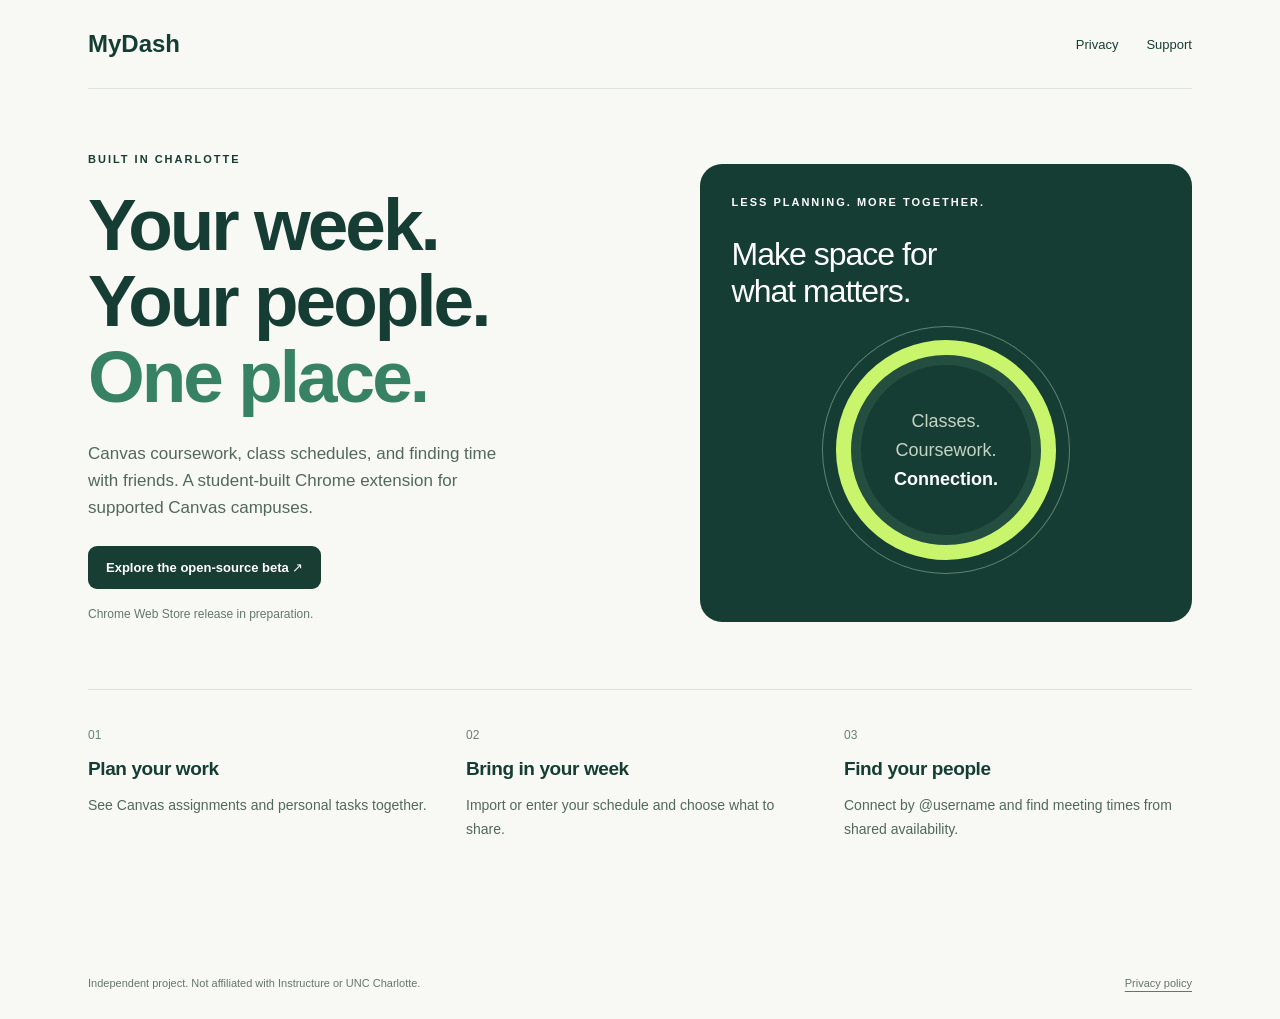
<file: docs/index.html>
<!doctype html><html lang="en"><head><meta charset="utf-8"><meta name="viewport" content="width=device-width,initial-scale=1"><title>MyDash — Less planning. More together.</title><link rel="stylesheet" href="welcome.css"></head><body><main><header><a class="brand" href="index.html">MyDash</a><nav><a href="privacy.html">Privacy</a><a href="mailto:lalithuriti@gmail.com">Support</a></nav></header><section class="hero"><div><p class="eyebrow">BUILT IN CHARLOTTE</p><h1>Your week.<br>Your people.<br><em>One place.</em></h1><p class="intro">Canvas coursework, class schedules, and finding time with friends. A student-built Chrome extension for supported Canvas campuses.</p><div class="actions"><a class="primary" href="https://github.com/lalithu/MyDash">Explore the open-source beta ↗</a></div><p class="small">Chrome Web Store release in preparation.</p></div><aside><p class="eyebrow">LESS PLANNING. MORE TOGETHER.</p><div class="preview-title">Make space for<br>what matters.</div><div class="visual"><div class="ring"><span>Classes.<br>Coursework.<br><b>Connection.</b></span></div></div></aside></section><section class="steps"><article><span class="number">01</span><h2>Plan your work</h2><p>See Canvas assignments and personal tasks together.</p></article><article><span class="number">02</span><h2>Bring in your week</h2><p>Import or enter your schedule and choose what to share.</p></article><article><span class="number">03</span><h2>Find your people</h2><p>Connect by @username and find meeting times from shared availability.</p></article></section><footer><span>Independent project. Not affiliated with Instructure or UNC Charlotte.</span><a href="privacy.html">Privacy policy</a></footer></main></body></html>
</file>
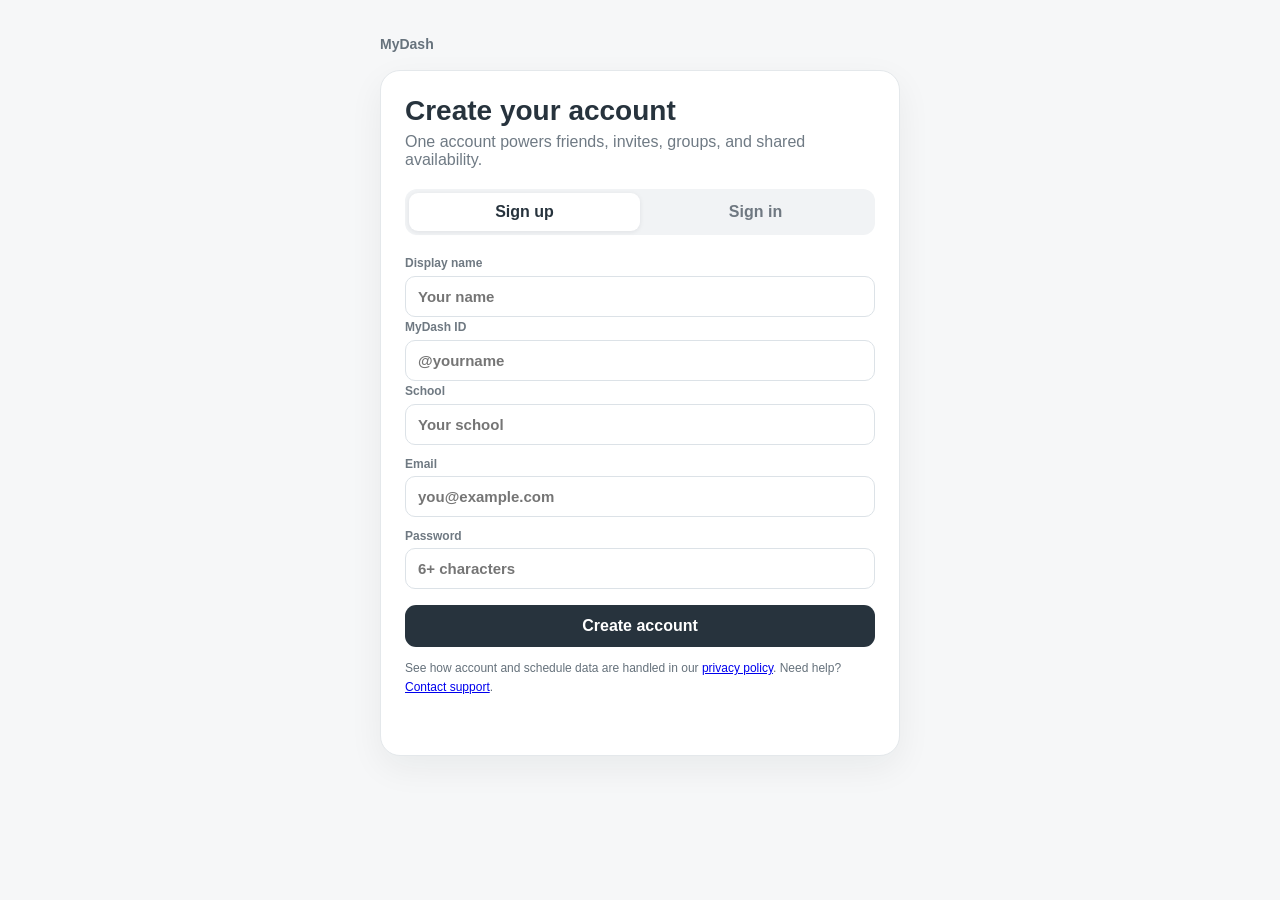
<file: auth.html>
<!doctype html>
<html lang="en"><head><meta charset="UTF-8"><meta name="viewport" content="width=device-width,initial-scale=1"><title>MyDash Account</title><style>
:root{font-family:Inter,-apple-system,BlinkMacSystemFont,"Segoe UI",sans-serif;color:#27333d;background:#f6f7f8}*{box-sizing:border-box}body{margin:0;padding:36px 18px}.wrap{max-width:520px;margin:0 auto}.brand{font-size:14px;font-weight:800;color:#66727c;margin-bottom:18px}.card{background:#fff;border:1px solid #e4e8eb;border-radius:20px;padding:24px;box-shadow:0 12px 35px rgba(20,30,40,.06)}h1{font-size:28px;margin:0 0 6px}.sub{color:#6f7a84;margin-bottom:20px}.tabs{display:grid;grid-template-columns:1fr 1fr;background:#f1f3f5;border-radius:12px;padding:4px;margin-bottom:18px}.tab{border:0;background:transparent;padding:10px;border-radius:9px;font:inherit;font-weight:800;color:#6f7881;cursor:pointer}.tab.active{background:#fff;color:#27333d;box-shadow:0 1px 5px rgba(20,30,40,.08)}form{display:grid;gap:12px}label{font-size:12px;font-weight:800;color:#6f7982}input{width:100%;margin-top:5px;border:1px solid #dce2e7;border-radius:10px;padding:11px 12px;font:inherit;font-size:15px}.btn{border:0;border-radius:11px;padding:12px 16px;background:#27333d;color:#fff;font:inherit;font-weight:800;cursor:pointer;margin-top:4px}.btn:disabled{opacity:.55}.status{margin-top:14px;font-size:13px;color:#65717b;min-height:20px}.status.err{color:#a23d3d}.status.ok{color:#2f7d52}.hidden{display:none}</style></head>
<body><div class="wrap"><div class="brand">MyDash</div><div class="card"><h1 id="title">Create your account</h1><div class="sub">One account powers friends, invites, groups, and shared availability.</div><div class="tabs"><button id="signup-tab" class="tab active" type="button">Sign up</button><button id="signin-tab" class="tab" type="button">Sign in</button></div>
<form id="auth-form"><div id="profile-fields"><label>Display name<input id="display-name" autocomplete="name" placeholder="Your name"></label><label>MyDash ID<input id="username" autocomplete="username" placeholder="@yourname"></label><label>School<input id="school" placeholder="Your school"></label></div><label>Email<input id="email" type="email" autocomplete="email" required placeholder="you@example.com"></label><label>Password<input id="password" type="password" autocomplete="current-password" minlength="6" required placeholder="6+ characters"></label><button id="submit" class="btn" type="submit">Create account</button></form><p style="font-size:12px;color:#65717b;line-height:1.6">See how account and schedule data are handled in our <a href="privacy.html">privacy policy</a>. Need help? <a href="mailto:lalithuriti@gmail.com">Contact support</a>.</p><button id="signout" type="button" class="btn hidden">Sign out on this device</button><div id="status" class="status" role="status" aria-live="polite"></div></div></div><script src="supabase-config.js"></script><script src="auth.bundle.js"></script></body></html>
</file>
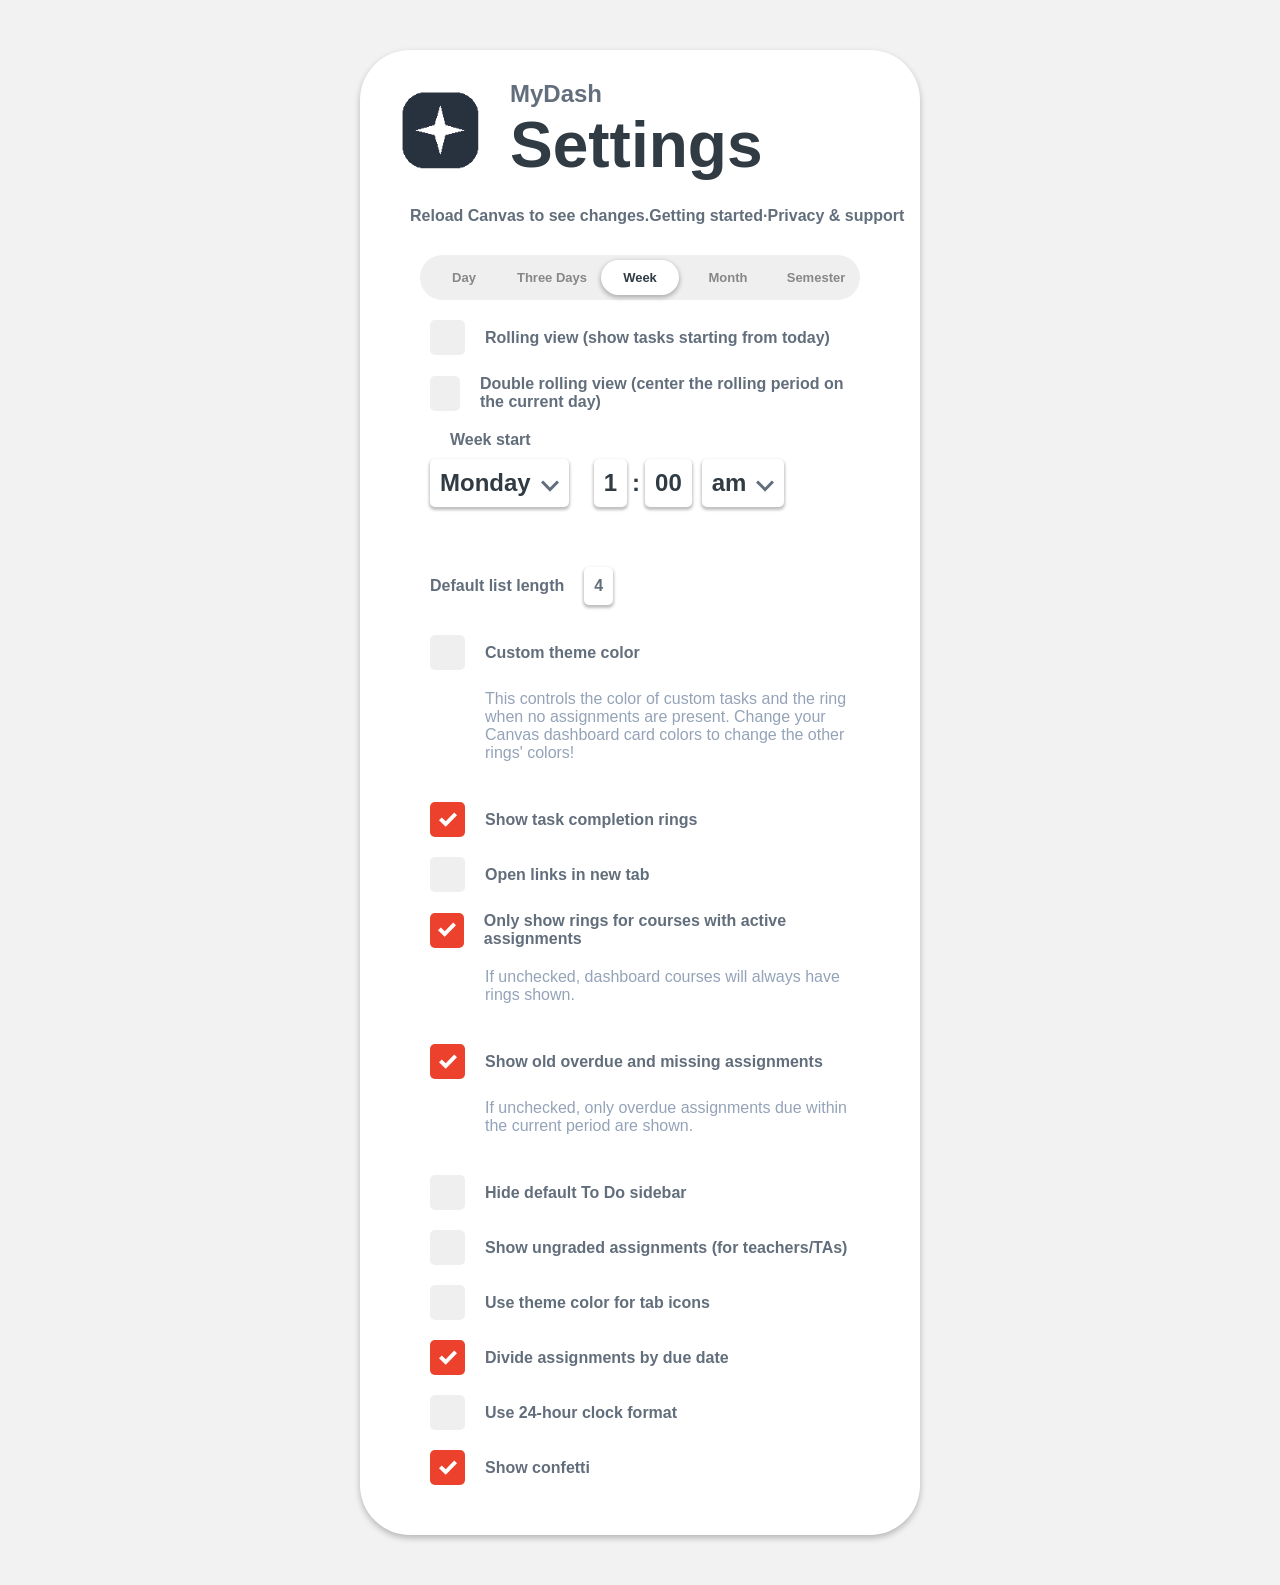
<file: options.html>
<!doctype html><html lang="en"><head><meta charset="UTF-8"/><meta name="viewport" content="width=device-width,initial-scale=1"><title>MyDash Settings</title><script defer="defer" src="/options.bundle.js"></script></head><body><div id="app-container"><div id="header"><img src="/icon-128.png" id="logo" alt="MyDash"/><div><h5>MyDash</h5><h1>Settings</h1></div></div><div id="footer" class="label">Reload Canvas to see changes. <a href="welcome.html">Getting started</a> · <a href="privacy.html">Privacy &amp; support</a></div><div id="content"><div id="period-selector"><div id="day" class="period-option">Day</div><div id="three_day" class="period-option">Three Days</div><div id="week" class="period-option selected-period">Week</div><div id="month" class="period-option">Month</div><div id="semester" class="period-option">Semester</div></div><div class="label"><div class="checkbox" id="rolling-period"><svg xmlns="http://www.w3.org/2000/svg" width="18" height="18" class="check" viewBox="0 0 24 24"><path d="M20.285 2l-11.285 11.567-5.286-5.011-3.714 3.716 9 8.728 15-15.285z"/></svg></div>Rolling view (show tasks starting from today)</div><div class="label" id="double-rolling-label"><div class="checkbox" id="double-rolling-period"><svg xmlns="http://www.w3.org/2000/svg" width="18" height="18" class="check" viewBox="0 0 24 24"><path d="M20.285 2l-11.285 11.567-5.286-5.011-3.714 3.716 9 8.728 15-15.285z"/></svg></div>Double rolling view (center the rolling period on the current day)</div><div id="semester-start-selector" class="hidden"><div class="label" id="semester-start-label">Semester Start</div><div><input id="semester-start-input" type="date"/></div><div class="label" id="semester-end-label">Semester End</div><div><input id="semester-end-input" type="date"/></div></div><div id="semester-end-selector" class="hidden"></div><div id="start-selector" class="show"><div class="label" id="start-label">Week start</div><div id="start-input"><div class="dropdown" id="weekday-dropdown"><div class="dropdown-selected" id="weekday-selected">Monday <svg xmlns="http://www.w3.org/2000/svg" width="20" height="20" viewBox="0 0 24 24" class="arrow"><path d="M0 7.33l2.829-2.83 9.175 9.339 9.167-9.339 2.829 2.83-11.996 12.17z"/></svg></div><div class="dropdown-options hidden" id="weekdays-options"></div></div><div class="dropdown" id="hours-dropdown"><div class="dropdown-selected" id="hours-selected">1</div><div class="dropdown-options hidden" id="hours-options"></div></div>:<div class="dropdown" id="minutes-dropdown"><div class="dropdown-selected" id="minutes-selected">00</div><div class="dropdown-options hidden" id="minutes-options"></div></div><div class="dropdown" id="ampm-dropdown"><div class="dropdown-selected" id="ampm-selected">am <svg xmlns="http://www.w3.org/2000/svg" width="20" height="20" viewBox="0 0 24 24" class="arrow"><path d="M0 7.33l2.829-2.83 9.175 9.339 9.167-9.339 2.829 2.83-11.996 12.17z"/></svg></div><div class="dropdown-options hidden" id="ampm-options"></div></div></div></div><div id="color-options" class="label hide"><input type="color" id="color-choice" name="color-choice" class="checkbox" value="#ec412d"/> <label for="color-choice">Theme Color</label></div><div id="boolean-options"><div class="label" id="list-length-label">Default list length<div class="dropdown" id="list-length-dropdown"><div class="dropdown-selected" id="list-length-selected">4</div><div class="dropdown-options hidden" id="list-length-options"></div></div></div><div class="label"><div class="checkbox" id="custom-theme-color"><svg xmlns="http://www.w3.org/2000/svg" width="18" height="18" class="check" viewBox="0 0 24 24"><path d="M20.285 2l-11.285 11.567-5.286-5.011-3.714 3.716 9 8.728 15-15.285z"/></svg></div>Custom theme color</div><div class="label-description">This controls the color of custom tasks and the ring when no assignments are present. Change your Canvas dashboard card colors to change the other rings' colors!</div><div class="label"><div class="checkbox checked" id="show-rings"><svg xmlns="http://www.w3.org/2000/svg" width="18" height="18" class="check" viewBox="0 0 24 24"><path d="M20.285 2l-11.285 11.567-5.286-5.011-3.714 3.716 9 8.728 15-15.285z"/></svg></div>Show task completion rings</div><div class="label"><div class="checkbox" id="new-tab-task"><svg xmlns="http://www.w3.org/2000/svg" width="18" height="18" class="check" viewBox="0 0 24 24"><path d="M20.285 2l-11.285 11.567-5.286-5.011-3.714 3.716 9 8.728 15-15.285z"/></svg></div>Open links in new tab</div><div class="label"><div class="checkbox checked" id="active-rings"><svg xmlns="http://www.w3.org/2000/svg" width="18" height="18" class="check" viewBox="0 0 24 24"><path d="M20.285 2l-11.285 11.567-5.286-5.011-3.714 3.716 9 8.728 15-15.285z"/></svg></div>Only show rings for courses with active assignments</div><div class="label-description">If unchecked, dashboard courses will always have rings shown.</div><div class="label"><div class="checkbox checked" id="long-overdue"><svg xmlns="http://www.w3.org/2000/svg" width="18" height="18" class="check" viewBox="0 0 24 24"><path d="M20.285 2l-11.285 11.567-5.286-5.011-3.714 3.716 9 8.728 15-15.285z"/></svg></div>Show old overdue and missing assignments</div><div class="label-description">If unchecked, only overdue assignments due within the current period are shown.</div><div class="label"><div class="checkbox" id="default-sidebar"><svg xmlns="http://www.w3.org/2000/svg" width="18" height="18" class="check" viewBox="0 0 24 24"><path d="M20.285 2l-11.285 11.567-5.286-5.011-3.714 3.716 9 8.728 15-15.285z"/></svg></div>Hide default To Do sidebar</div><div class="label"><div class="checkbox" id="show-needs-grading"><svg xmlns="http://www.w3.org/2000/svg" width="18" height="18" class="check" viewBox="0 0 24 24"><path d="M20.285 2l-11.285 11.567-5.286-5.011-3.714 3.716 9 8.728 15-15.285z"/></svg></div>Show ungraded assignments (for teachers/TAs)</div><div class="label"><div class="checkbox" id="color-tabs"><svg xmlns="http://www.w3.org/2000/svg" width="18" height="18" class="check" viewBox="0 0 24 24"><path d="M20.285 2l-11.285 11.567-5.286-5.011-3.714 3.716 9 8.728 15-15.285z"/></svg></div>Use theme color for tab icons</div><div class="label"><div class="checkbox checked" id="due-date-headings"><svg xmlns="http://www.w3.org/2000/svg" width="18" height="18" class="check" viewBox="0 0 24 24"><path d="M20.285 2l-11.285 11.567-5.286-5.011-3.714 3.716 9 8.728 15-15.285z"/></svg></div>Divide assignments by due date</div><div class="label"><div class="checkbox" id="clock-24hr"><svg xmlns="http://www.w3.org/2000/svg" width="18" height="18" class="check" viewBox="0 0 24 24"><path d="M20.285 2l-11.285 11.567-5.286-5.011-3.714 3.716 9 8.728 15-15.285z"/></svg></div>Use 24-hour clock format</div><div class="label"><div class="checkbox checked" id="show-confetti"><svg xmlns="http://www.w3.org/2000/svg" width="18" height="18" class="check" viewBox="0 0 24 24"><path d="M20.285 2l-11.285 11.567-5.286-5.011-3.714 3.716 9 8.728 15-15.285z"/></svg></div>Show confetti</div></div></div></div></body></html>
</file>
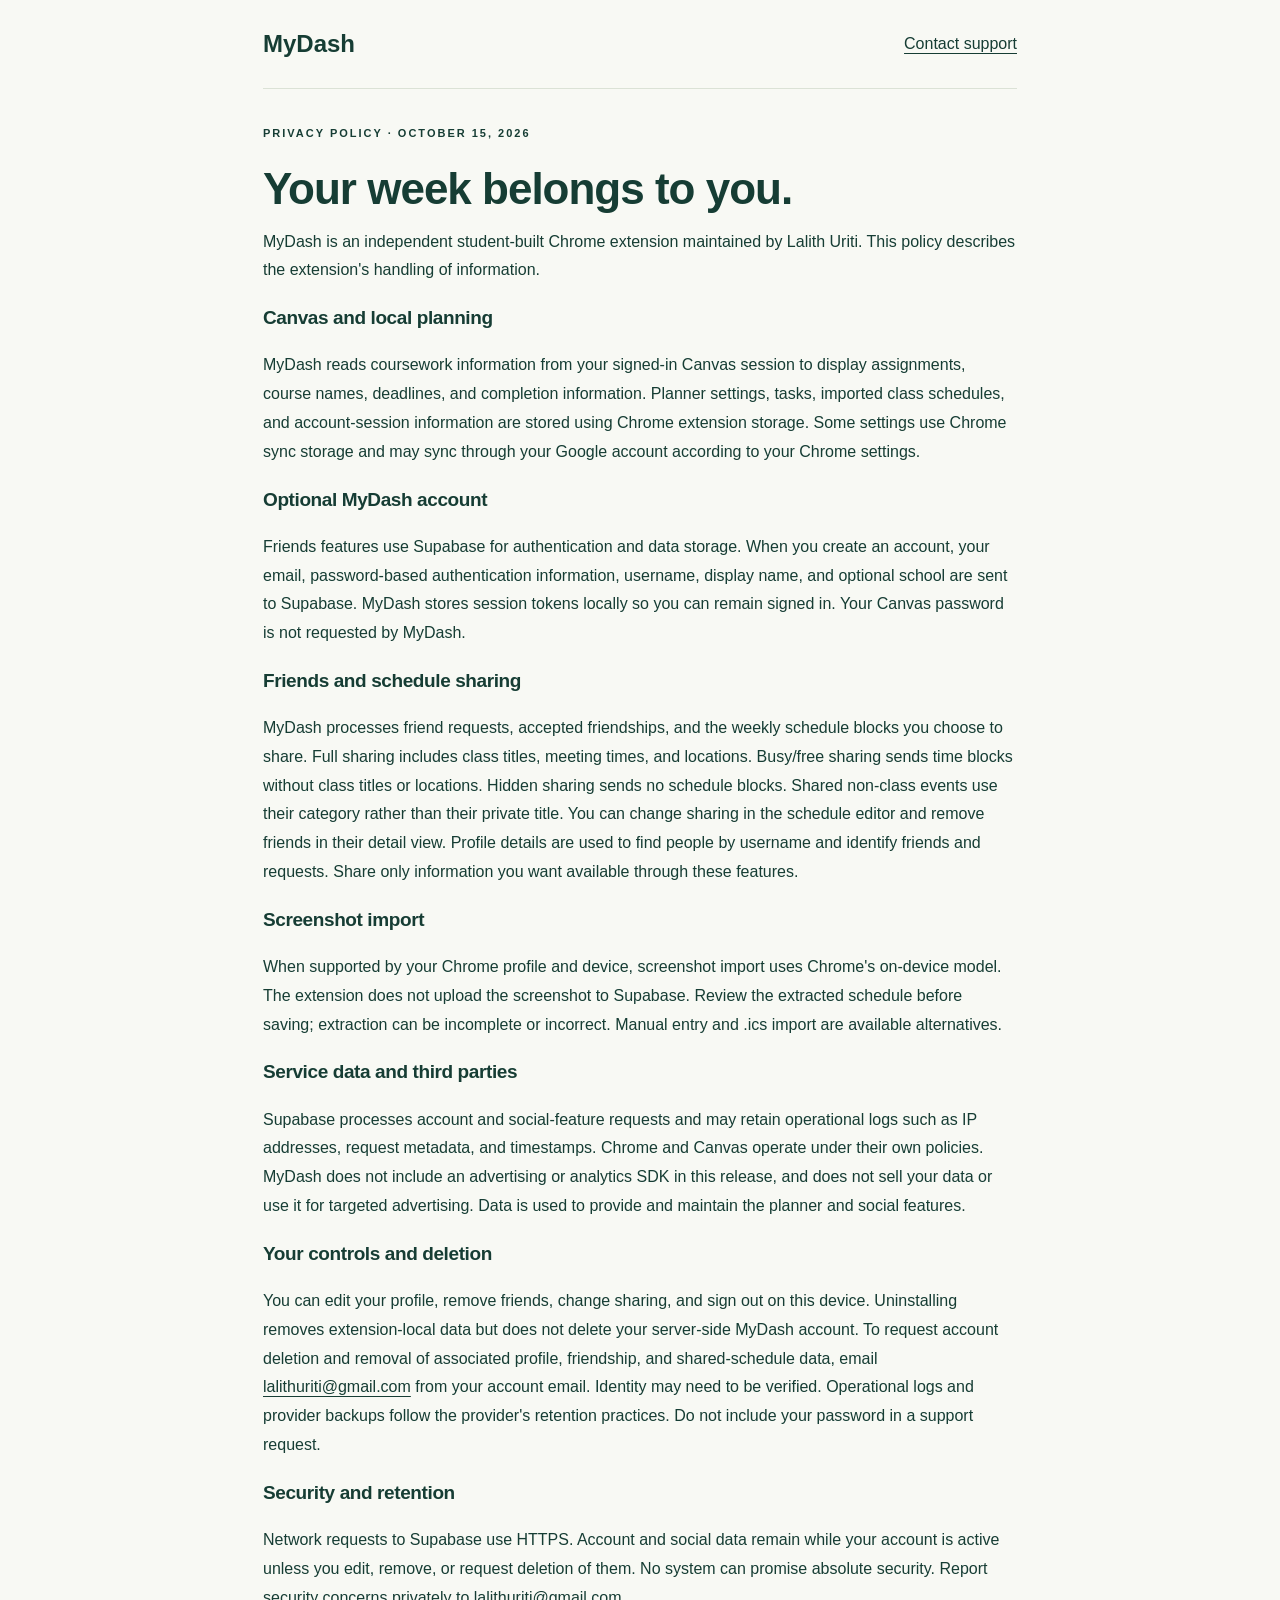
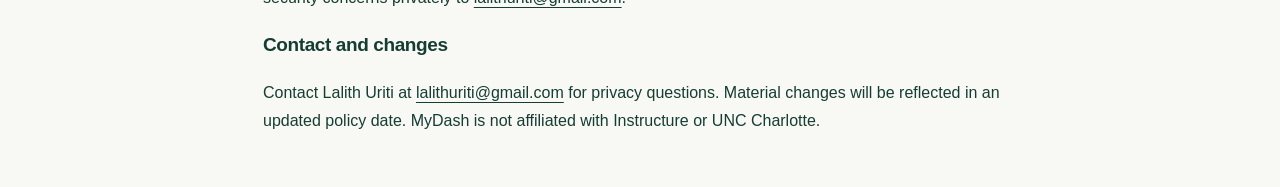
<file: privacy.html>
<!doctype html><html lang="en"><head><meta charset="utf-8"><meta name="viewport" content="width=device-width,initial-scale=1"><title>MyDash Privacy Policy</title><link rel="stylesheet" href="welcome.css"></head><body><main style="max-width:850px"><header><a class="brand" href="welcome.html">MyDash</a><a href="mailto:lalithuriti@gmail.com">Contact support</a></header><article style="padding:35px 0;line-height:1.8"><p class="eyebrow">PRIVACY POLICY · OCTOBER 15, 2026</p><h1 style="font-size:44px;letter-spacing:-1px">Your week belongs to you.</h1><p>MyDash is an independent student-built Chrome extension maintained by Lalith Uriti. This policy describes the extension's handling of information.</p><h2>Canvas and local planning</h2><p>MyDash reads coursework information from your signed-in Canvas session to display assignments, course names, deadlines, and completion information. Planner settings, tasks, imported class schedules, and account-session information are stored using Chrome extension storage. Some settings use Chrome sync storage and may sync through your Google account according to your Chrome settings.</p><h2>Optional MyDash account</h2><p>Friends features use Supabase for authentication and data storage. When you create an account, your email, password-based authentication information, username, display name, and optional school are sent to Supabase. MyDash stores session tokens locally so you can remain signed in. Your Canvas password is not requested by MyDash.</p><h2>Friends and schedule sharing</h2><p>MyDash processes friend requests, accepted friendships, and the weekly schedule blocks you choose to share. Full sharing includes class titles, meeting times, and locations. Busy/free sharing sends time blocks without class titles or locations. Hidden sharing sends no schedule blocks. Shared non-class events use their category rather than their private title. You can change sharing in the schedule editor and remove friends in their detail view. Profile details are used to find people by username and identify friends and requests. Share only information you want available through these features.</p><h2>Screenshot import</h2><p>When supported by your Chrome profile and device, screenshot import uses Chrome's on-device model. The extension does not upload the screenshot to Supabase. Review the extracted schedule before saving; extraction can be incomplete or incorrect. Manual entry and .ics import are available alternatives.</p><h2>Service data and third parties</h2><p>Supabase processes account and social-feature requests and may retain operational logs such as IP addresses, request metadata, and timestamps. Chrome and Canvas operate under their own policies. MyDash does not include an advertising or analytics SDK in this release, and does not sell your data or use it for targeted advertising. Data is used to provide and maintain the planner and social features.</p><h2>Your controls and deletion</h2><p>You can edit your profile, remove friends, change sharing, and sign out on this device. Uninstalling removes extension-local data but does not delete your server-side MyDash account. To request account deletion and removal of associated profile, friendship, and shared-schedule data, email <a href="mailto:lalithuriti@gmail.com?subject=MyDash%20data%20deletion">lalithuriti@gmail.com</a> from your account email. Identity may need to be verified. Operational logs and provider backups follow the provider's retention practices. Do not include your password in a support request.</p><h2>Security and retention</h2><p>Network requests to Supabase use HTTPS. Account and social data remain while your account is active unless you edit, remove, or request deletion of them. No system can promise absolute security. Report security concerns privately to <a href="mailto:lalithuriti@gmail.com">lalithuriti@gmail.com</a>.</p><h2>Contact and changes</h2><p>Contact Lalith Uriti at <a href="mailto:lalithuriti@gmail.com">lalithuriti@gmail.com</a> for privacy questions. Material changes will be reflected in an updated policy date. MyDash is not affiliated with Instructure or UNC Charlotte.</p></article></main></body></html>
</file>
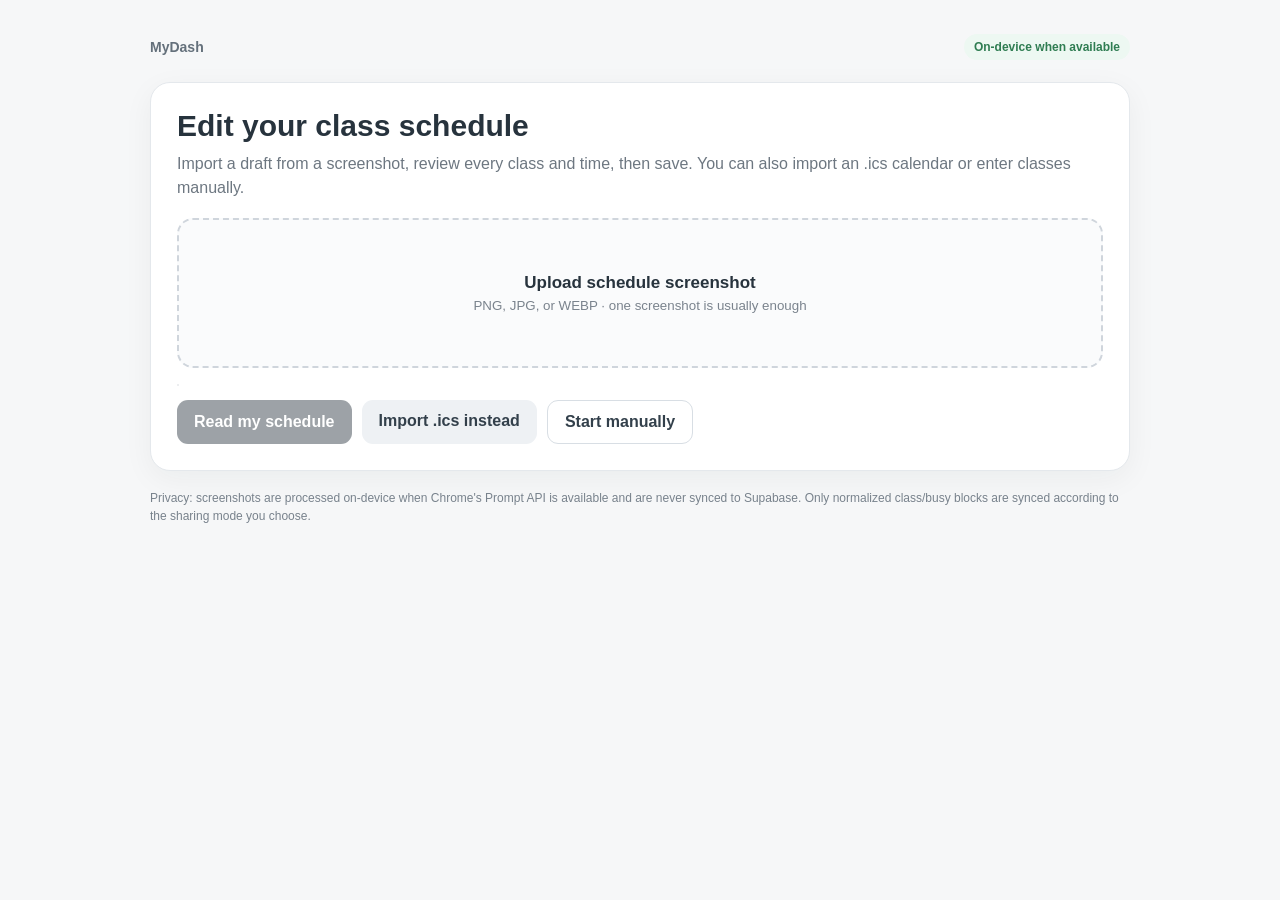
<file: schedule.html>
<!doctype html>
<html lang="en">
<head>
<meta charset="UTF-8">
<meta name="viewport" content="width=device-width,initial-scale=1">
<title>Edit Class Schedule</title>
<script src="supabase-config.js"></script>
<script defer src="schedule.bundle.js"></script>
<style>
:root{font-family:Inter,-apple-system,BlinkMacSystemFont,"Segoe UI",sans-serif;color:#27333d;background:#f6f7f8;--ink:#27333d;--muted:#6d7781;--line:#e4e8ec;--soft:#f7f8f9;--green:#2f7d52;--green-bg:#edf8f2}*{box-sizing:border-box}body{margin:0;padding:34px 20px 56px}.wrap{max-width:980px;margin:0 auto}.top{display:flex;align-items:center;justify-content:space-between;margin-bottom:22px}.brand{font-size:14px;font-weight:800;color:#64707b}.pill{display:inline-block;padding:6px 10px;border-radius:999px;background:var(--green-bg);color:var(--green);font-size:12px;font-weight:800}.card{background:#fff;border:1px solid var(--line);border-radius:20px;padding:26px;margin-bottom:18px;box-shadow:0 8px 30px rgba(20,30,40,.05)}h1{font-size:30px;line-height:1.12;margin:0 0 9px}h2{font-size:25px;line-height:1.2;margin:0}.sub{color:var(--muted);line-height:1.5}.section-head{display:flex;align-items:flex-start;justify-content:space-between;gap:16px;margin-bottom:18px}.section-copy{min-width:0}.section-copy .sub{margin-top:5px}.drop{display:flex;min-height:150px;align-items:center;justify-content:center;flex-direction:column;border:2px dashed #cfd5dc;border-radius:16px;padding:30px;text-align:center;margin-top:18px;background:#fafbfc;cursor:pointer}.drop strong{display:block;font-size:17px}.drop small{display:block;color:#7a838d;margin-top:5px}.drop.drag{border-color:#2f5aa8;background:#f2f6ff}input[type=file]{display:none}.preview{display:block;max-width:100%;max-height:410px;object-fit:contain;border-radius:12px;margin-top:16px;border:1px solid #e1e4e8}.actions{display:flex;gap:10px;flex-wrap:wrap;margin-top:14px}.btn{border:0;border-radius:11px;padding:12px 17px;font:inherit;font-weight:800;cursor:pointer}.primary{background:var(--ink);color:#fff}.secondary{background:#eef1f4;color:#33404b}.outline{background:#fff;border:1px solid #d8dee4;color:#33404b}.danger{background:#fff1f1;color:#9b3636}.btn:disabled{opacity:.45;cursor:not-allowed}.status{margin-top:12px;padding:11px 13px;border-radius:11px;background:#f1f3f5;color:#5f6b75;font-size:14px;display:none}.status.show{display:block}.status.ok{background:var(--green-bg);color:var(--green)}.status.err{background:#fff0f0;color:#a23d3d}.results{display:none}.results.show{display:block}.editor-list{display:flex;flex-direction:column;gap:12px}.editor-card{position:relative;border:1px solid #e4e8ec;background:#fbfbfc;border-radius:16px;padding:17px 17px 16px 20px;overflow:hidden}.editor-card.invalid{border-color:#d96a6a;background:#fff8f8;box-shadow:0 0 0 3px rgba(196,62,62,.08)}.editor-card.invalid:before{background:#c43e3e}.editor-card.invalid .field input,.editor-card.invalid .field select{border-color:#e0a1a1}.editor-card.invalid .day-chip{border-color:#e2b2b2}.editor-card:before{content:"";position:absolute;left:0;top:0;bottom:0;width:4px;background:var(--accent,#50677c)}.editor-top{display:grid;grid-template-columns:minmax(220px,1fr) minmax(380px,1fr) auto;gap:12px;align-items:end}.editor-bottom{display:grid;grid-template-columns:minmax(250px,1.5fr) minmax(130px,.7fr) minmax(130px,.7fr);gap:12px;margin-top:13px}.field{min-width:0}.field label{display:block;font-size:11px;letter-spacing:.03em;text-transform:uppercase;color:#7b858e;font-weight:800;margin:0 0 6px}.field input,.field select{width:100%;min-width:0;border:1px solid #d9dfe5;background:#fff;color:#27333d;border-radius:10px;padding:10px 11px;font:inherit;font-size:14px;outline:none}.field input:focus,.field select:focus{border-color:#8796a5;box-shadow:0 0 0 3px rgba(65,89,110,.08)}.day-picker{display:flex;flex-wrap:wrap;gap:6px;overflow-x:auto;padding:1px 1px 3px}.day-chip{appearance:none;border:1px solid #d7dde3;background:#fff;color:#67727d;border-radius:999px;padding:9px 11px;font:inherit;font-size:12px;font-weight:800;cursor:pointer;white-space:nowrap;min-width:48px}.day-chip.active{background:#27333d;border-color:#27333d;color:#fff}.delete-row{align-self:end;border:0;background:#fff1f1;color:#9b3636;border-radius:10px;min-width:42px;height:42px;padding:0 12px;font-size:18px;font-weight:800;cursor:pointer}.empty-state{padding:24px;text-align:center;border:1px dashed #ccd4dc;border-radius:14px;color:#78828c;background:#fafbfc}.divider{height:1px;background:#edf0f2;margin:23px 0}.busy-title-row{display:flex;align-items:center;justify-content:space-between;gap:14px;margin-bottom:6px}.busy-note{color:#76818b;font-size:13px;line-height:1.45}.busy-card:before{background:var(--accent,#d97706)}.busy-card .editor-top{grid-template-columns:minmax(130px,.6fr) minmax(220px,1.35fr) auto}.busy-card .editor-bottom{grid-template-columns:minmax(250px,1.45fr) minmax(130px,.7fr) minmax(130px,.7fr) minmax(190px,1fr)}.share-card{margin-top:22px;padding:16px;border:1px solid #e2e7eb;border-radius:14px;background:#fafbfc}.share-card h3{margin:0 0 5px;font-size:16px}.share-card .sub{font-size:13px}.share-options{display:grid;grid-template-columns:repeat(3,minmax(0,1fr));gap:8px;margin-top:12px}.share-option{display:block;border:1px solid #dce2e7;background:#fff;border-radius:12px;padding:11px;cursor:pointer}.share-option input{margin-right:6px}.share-option strong{font-size:13px}.share-option span{display:block;color:#75808a;font-size:11px;line-height:1.35;margin:5px 0 0 22px}.save-bar{display:flex;align-items:center;justify-content:space-between;gap:14px;margin-top:20px;padding-top:18px;border-top:1px solid #edf0f2}.save-note{color:#75808a;font-size:13px}.done{display:none;text-align:center;padding:32px}.done.show{display:block}.done h2{margin:0 0 8px}.tiny{font-size:12px;color:#78828c;line-height:1.5}.footnote{margin-top:6px}.badge{display:inline-flex;align-items:center;gap:6px;padding:5px 9px;border-radius:999px;font-size:11px;font-weight:800;background:#eef2f5;color:#5f6b75}

.processing{display:none;margin-top:14px;border:1px solid #dce3e9;background:#f8fafb;border-radius:14px;padding:14px 15px}
.processing.show{display:flex;align-items:center;gap:13px}
.processing-spinner{width:28px;height:28px;flex:0 0 28px;border:3px solid #dce3e9;border-top-color:#27333d;border-radius:50%;animation:lcd-spin .8s linear infinite}
.processing-copy{min-width:0;flex:1}
.processing-title{font-size:14px;font-weight:800;color:#27333d;line-height:1.25}
.processing-detail{font-size:12px;color:#75808a;margin-top:3px;line-height:1.35}
.processing-track{height:6px;background:#e6ebef;border-radius:999px;overflow:hidden;margin-top:9px}
.processing-bar{height:100%;width:0;background:#27333d;border-radius:999px;transition:width .25s ease}
.processing.indeterminate .processing-bar{width:36%;animation:lcd-progress 1.15s ease-in-out infinite}
@keyframes lcd-spin{to{transform:rotate(360deg)}}
@keyframes lcd-progress{0%{transform:translateX(-115%)}50%{transform:translateX(95%)}100%{transform:translateX(285%)}}
@media(prefers-reduced-motion:reduce){.processing-spinner,.processing.indeterminate .processing-bar{animation:none}.processing.indeterminate .processing-bar{width:60%}}

@media(max-width:960px){.editor-top,.busy-card .editor-top{grid-template-columns:1fr auto}.editor-top .field:nth-child(2),.busy-card .editor-top .field:nth-child(2){grid-column:1/-1;grid-row:2}.editor-bottom,.busy-card .editor-bottom{grid-template-columns:1fr 1fr}.editor-bottom .field:first-child,.busy-card .editor-bottom .field:first-child,.busy-card .editor-bottom .field:last-child{grid-column:1/-1}.section-head{flex-direction:column}.section-head .btn{width:100%}.save-bar{align-items:stretch;flex-direction:column}.save-bar .btn{width:100%}}
@media(max-width:700px){.share-options{grid-template-columns:1fr}}
@media(max-width:540px){body{padding:20px 12px 40px}.card{padding:19px;border-radius:16px}h1{font-size:25px}h2{font-size:22px}.editor-top,.busy-card .editor-top,.editor-bottom,.busy-card .editor-bottom{grid-template-columns:1fr}.editor-top .field:nth-child(2),.busy-card .editor-top .field:nth-child(2),.editor-bottom .field:first-child,.busy-card .editor-bottom .field:first-child,.busy-card .editor-bottom .field:last-child{grid-column:auto;grid-row:auto}.delete-row{position:absolute;right:12px;top:12px}.editor-top{padding-right:50px}.day-picker{padding-right:5px}.top{gap:10px;align-items:flex-start}}
</style>
</head>
<body>
<div class="wrap">
  <div class="top"><div class="brand">MyDash</div><div class="pill">On-device when available</div></div>

  <div class="card results" id="results">
    <div class="section-head">
      <div class="section-copy"><h2>Your schedule</h2><div class="sub">Add, remove, or edit classes and busy time. Changes save locally first, then sync the share-safe version to friends.</div></div>
      <button id="add-class" class="btn outline">+ Add class</button>
    </div>
    <div id="course-list" class="editor-list"></div>

    <div class="divider"></div>

    <div class="busy-title-row"><div><h2 style="font-size:21px">Other busy time</h2><div class="busy-note">Add work, office hours, practices, meetings, or anything else that should block group-project scheduling.</div></div><button id="add-busy" class="btn outline">+ Add busy time</button></div>
    <div id="busy-list" class="editor-list" style="margin-top:14px"></div>


    <div class="share-card">
      <h3>What friends can see</h3>
      <div class="sub">Your screenshot never leaves this device. Only the normalized schedule below is eligible to sync.</div>
      <div class="share-options">
        <label class="share-option"><input type="radio" name="share-mode" value="full"><strong>Full class + building</strong><span>Friends see class names, times, and locations for the full week.</span></label>
        <label class="share-option"><input type="radio" name="share-mode" value="busy"><strong>Busy / free only</strong><span>Friends see when you are busy, but not class names or locations.</span></label>
        <label class="share-option"><input type="radio" name="share-mode" value="hidden"><strong>Hidden</strong><span>Your schedule stays local and friends cannot view it.</span></label>
      </div>
    </div>

    <div class="save-bar">
      <div class="save-note">Save updates your local schedule immediately. If signed in, friends are notified only when the share-safe schedule actually changes.</div>
      <div class="actions" style="margin-top:0"><button id="retry" class="btn secondary">Re-import</button><button id="save" class="btn primary">Save changes</button></div>
    </div>
  </div>

  <div class="card" id="import-card">
    <h1>Edit your class schedule</h1>
    <div class="sub">Import a draft from a screenshot, review every class and time, then save. You can also import an .ics calendar or enter classes manually.</div>
    <label class="drop" id="drop"><strong>Upload schedule screenshot</strong><small>PNG, JPG, or WEBP · one screenshot is usually enough</small><input id="image-file" type="file" accept="image/png,image/jpeg,image/webp"></label>
    <img id="preview" class="preview" hidden>
    <div class="actions"><button id="read" class="btn primary" disabled>Read my schedule</button><label class="btn secondary" for="ics-file">Import .ics instead</label><input id="ics-file" type="file" accept=".ics,text/calendar"><button id="manual-start" class="btn outline" type="button">Start manually</button></div>
    <div class="status" id="status"></div>

    <div class="processing" id="processing" role="status" aria-live="polite" aria-hidden="true">
      <div class="processing-spinner" aria-hidden="true"></div>
      <div class="processing-copy">
        <div class="processing-title" id="processing-title">Reading your schedule…</div>
        <div class="processing-detail" id="processing-detail">This stays on your device.</div>
        <div class="processing-track" aria-hidden="true"><div class="processing-bar" id="processing-bar"></div></div>
      </div>
    </div>
  </div>

  <div class="card done" id="done"><h2>Schedule saved</h2><div class="sub">Your Calendar updates immediately, and signed-in friends are notified of shareable changes.</div><div class="actions" style="justify-content:center"><button id="close" class="btn primary">Back to Canvas</button></div></div>

  <div class="tiny footnote">Privacy: screenshots are processed on-device when Chrome's Prompt API is available and are never synced to Supabase. Only normalized class/busy blocks are synced according to the sharing mode you choose.</div>
</div>
</body>
</html>
</file>
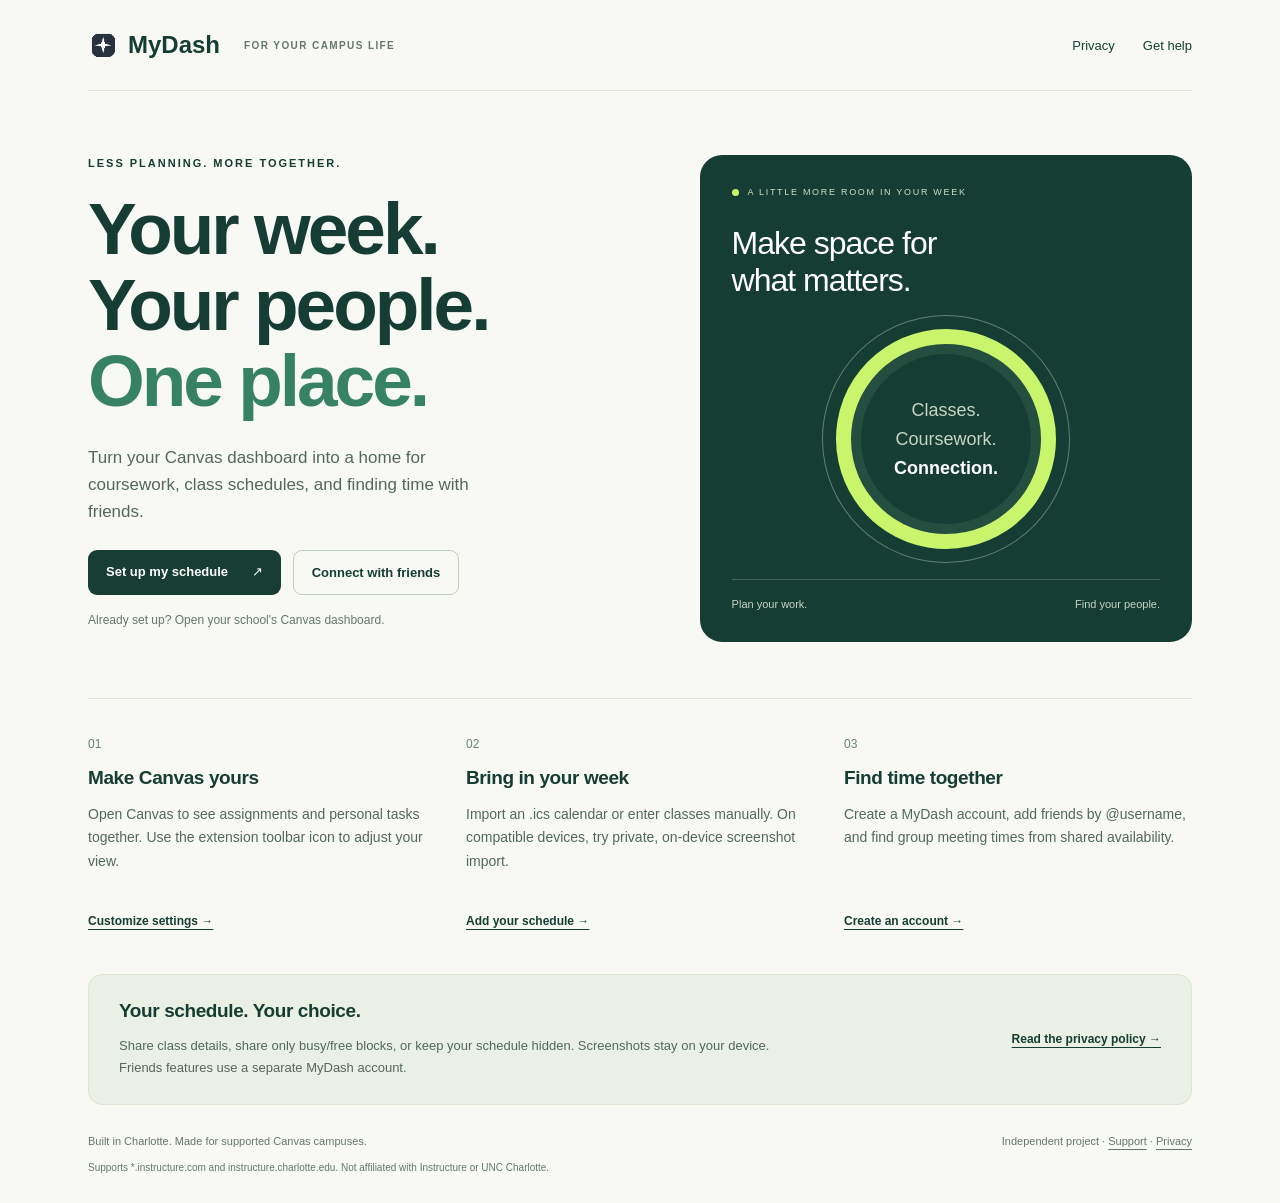
<file: welcome.html>
<!doctype html><html lang="en"><head><meta charset="utf-8"><meta name="viewport" content="width=device-width,initial-scale=1"><title>Welcome to MyDash</title><link rel="stylesheet" href="welcome.css"><script src="welcome.js" defer></script></head><body><main><header><a class="brand" href="welcome.html"><img src="icon-48.png" alt="">MyDash<span>FOR YOUR CAMPUS LIFE</span></a><nav aria-label="Resources"><a href="privacy.html">Privacy</a><a href="mailto:lalithuriti@gmail.com">Get help</a></nav></header><section class="hero"><div><p class="eyebrow">LESS PLANNING. MORE TOGETHER.</p><h1>Your week.<br>Your people.<br><em>One place.</em></h1><p class="intro">Turn your Canvas dashboard into a home for coursework, class schedules, and finding time with friends.</p><div class="actions"><a class="primary" href="schedule.html">Set up my schedule <span aria-hidden="true">↗</span></a><a class="secondary" href="auth.html">Connect with friends</a></div><p class="small">Already set up? Open your school's Canvas dashboard.</p></div><aside aria-label="How MyDash fits your week"><div class="preview-top"><span class="dot"></span> A LITTLE MORE ROOM IN YOUR WEEK</div><div class="preview-title">Make space for<br>what matters.</div><div class="visual"><div class="ring"><span>Classes.<br>Coursework.<br><b>Connection.</b></span></div></div><div class="preview-bottom"><span>Plan your work.</span><span>Find your people.</span></div></aside></section><section class="steps" aria-label="Getting started"><article><span class="number">01</span><h2>Make Canvas yours</h2><p>Open Canvas to see assignments and personal tasks together. Use the extension toolbar icon to adjust your view.</p><a href="options.html">Customize settings →</a></article><article><span class="number">02</span><h2>Bring in your week</h2><p>Import an .ics calendar or enter classes manually. On compatible devices, try private, on-device screenshot import.</p><a href="schedule.html">Add your schedule →</a></article><article><span class="number">03</span><h2>Find time together</h2><p>Create a MyDash account, add friends by @username, and find group meeting times from shared availability.</p><a href="auth.html">Create an account →</a></article></section><section class="trust"><div><h2>Your schedule. Your choice.</h2><p>Share class details, share only busy/free blocks, or keep your schedule hidden. Screenshots stay on your device. Friends features use a separate MyDash account.</p></div><a href="privacy.html">Read the privacy policy →</a></section><footer><span>Built in Charlotte. Made for supported Canvas campuses.</span><span>Independent project · <a href="mailto:lalithuriti@gmail.com">Support</a> · <a href="privacy.html">Privacy</a></span><p>Supports *.instructure.com and instructure.charlotte.edu. Not affiliated with Instructure or UNC Charlotte.</p></footer></main></body></html>
</file>
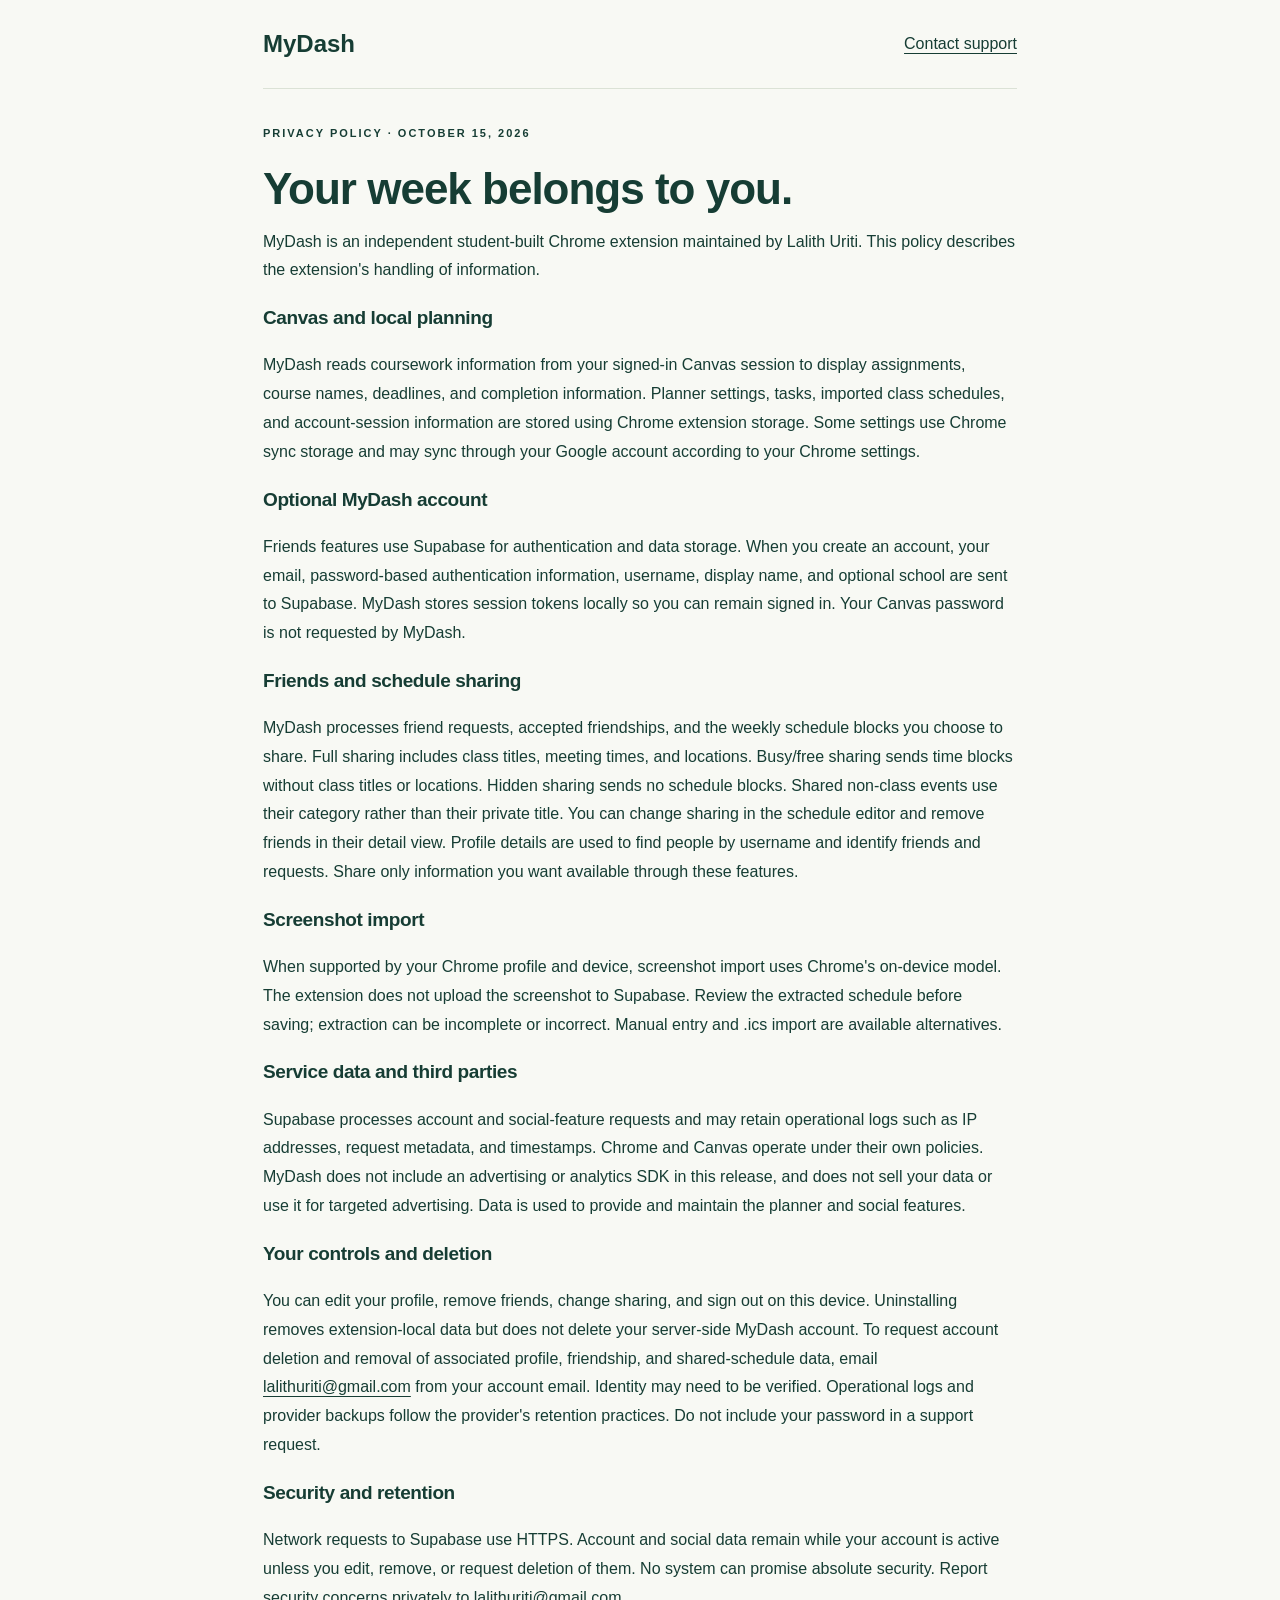
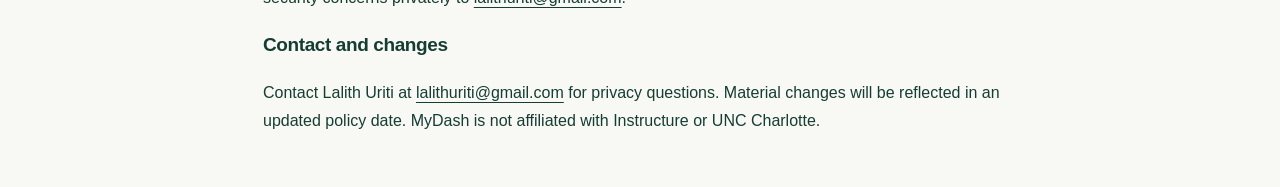
<file: docs/privacy.html>
<!doctype html><html lang="en"><head><meta charset="utf-8"><meta name="viewport" content="width=device-width,initial-scale=1"><title>MyDash Privacy Policy</title><link rel="stylesheet" href="welcome.css"></head><body><main style="max-width:850px"><header><a class="brand" href="index.html">MyDash</a><a href="mailto:lalithuriti@gmail.com">Contact support</a></header><article style="padding:35px 0;line-height:1.8"><p class="eyebrow">PRIVACY POLICY · OCTOBER 15, 2026</p><h1 style="font-size:44px;letter-spacing:-1px">Your week belongs to you.</h1><p>MyDash is an independent student-built Chrome extension maintained by Lalith Uriti. This policy describes the extension's handling of information.</p><h2>Canvas and local planning</h2><p>MyDash reads coursework information from your signed-in Canvas session to display assignments, course names, deadlines, and completion information. Planner settings, tasks, imported class schedules, and account-session information are stored using Chrome extension storage. Some settings use Chrome sync storage and may sync through your Google account according to your Chrome settings.</p><h2>Optional MyDash account</h2><p>Friends features use Supabase for authentication and data storage. When you create an account, your email, password-based authentication information, username, display name, and optional school are sent to Supabase. MyDash stores session tokens locally so you can remain signed in. Your Canvas password is not requested by MyDash.</p><h2>Friends and schedule sharing</h2><p>MyDash processes friend requests, accepted friendships, and the weekly schedule blocks you choose to share. Full sharing includes class titles, meeting times, and locations. Busy/free sharing sends time blocks without class titles or locations. Hidden sharing sends no schedule blocks. Shared non-class events use their category rather than their private title. You can change sharing in the schedule editor and remove friends in their detail view. Profile details are used to find people by username and identify friends and requests. Share only information you want available through these features.</p><h2>Screenshot import</h2><p>When supported by your Chrome profile and device, screenshot import uses Chrome's on-device model. The extension does not upload the screenshot to Supabase. Review the extracted schedule before saving; extraction can be incomplete or incorrect. Manual entry and .ics import are available alternatives.</p><h2>Service data and third parties</h2><p>Supabase processes account and social-feature requests and may retain operational logs such as IP addresses, request metadata, and timestamps. Chrome and Canvas operate under their own policies. MyDash does not include an advertising or analytics SDK in this release, and does not sell your data or use it for targeted advertising. Data is used to provide and maintain the planner and social features.</p><h2>Your controls and deletion</h2><p>You can edit your profile, remove friends, change sharing, and sign out on this device. Uninstalling removes extension-local data but does not delete your server-side MyDash account. To request account deletion and removal of associated profile, friendship, and shared-schedule data, email <a href="mailto:lalithuriti@gmail.com?subject=MyDash%20data%20deletion">lalithuriti@gmail.com</a> from your account email. Identity may need to be verified. Operational logs and provider backups follow the provider's retention practices. Do not include your password in a support request.</p><h2>Security and retention</h2><p>Network requests to Supabase use HTTPS. Account and social data remain while your account is active unless you edit, remove, or request deletion of them. No system can promise absolute security. Report security concerns privately to <a href="mailto:lalithuriti@gmail.com">lalithuriti@gmail.com</a>.</p><h2>Contact and changes</h2><p>Contact Lalith Uriti at <a href="mailto:lalithuriti@gmail.com">lalithuriti@gmail.com</a> for privacy questions. Material changes will be reflected in an updated policy date. MyDash is not affiliated with Instructure or UNC Charlotte.</p></article></main></body></html>
</file>
<file: docs/welcome.css>
:root{font-family:-apple-system,BlinkMacSystemFont,"Segoe UI",sans-serif;color:#163d34;background:#f8f9f4;font-synthesis:none}*{box-sizing:border-box}body{margin:0}main{max-width:1200px;margin:auto;padding:0 48px}a{color:inherit;text-underline-offset:4px}header{display:flex;align-items:center;justify-content:space-between;padding:30px 0;border-bottom:1px solid #dbe2d6}.brand{display:flex;align-items:center;gap:10px;font-size:24px;font-weight:800;text-decoration:none}.brand img{width:30px;height:30px}.brand span{font-size:10px;letter-spacing:1.4px;font-weight:600;margin-left:14px;color:#63776c}nav{display:flex;gap:28px;font-size:13px}nav a{text-decoration:none}.hero{display:grid;grid-template-columns:1.1fr 1fr;gap:70px;padding:64px 0 56px;align-items:center}.eyebrow{font-size:11px;letter-spacing:2px;font-weight:750;margin:0 0 22px}h1{font-size:clamp(48px,5.7vw,76px);line-height:1.04;letter-spacing:-3px;margin:0;font-weight:750}h1 em{color:#378164;font-style:normal}.intro{max-width:430px;color:#52685d;font-size:17px;line-height:1.6;margin:25px 0}.actions{display:flex;gap:12px;flex-wrap:wrap}.actions a{padding:14px 18px;border-radius:9px;font-size:13px;font-weight:650;text-decoration:none}.primary{background:#183e34;color:#fff}.primary span{margin-left:20px}.secondary{border:1px solid #bccdbb}.small{font-size:12px;color:#63776c;margin-top:18px}aside{background:#163d34;color:#fff;border-radius:22px;padding:32px;position:relative;overflow:hidden}.preview-top{font-size:9px;letter-spacing:1.7px;color:#cbdfc7;display:flex;align-items:center;gap:9px}.dot{width:7px;height:7px;background:#c9f56c;border-radius:50%}.preview-title{font-size:32px;line-height:1.15;letter-spacing:-1px;margin-top:28px}.visual{display:grid;place-items:center;padding:30px 0}.ring{width:220px;height:220px;border:15px solid #c9f56c;outline:1px solid #5f8170;outline-offset:13px;border-radius:50%;display:grid;place-items:center;transform:rotate(-12deg);box-shadow:inset 0 0 0 10px #244e40}.ring span{transform:rotate(12deg);font-size:18px;line-height:1.6;text-align:center;color:#c6d4c4}.ring b{color:white}.preview-bottom{border-top:1px solid #446253;padding-top:18px;display:flex;justify-content:space-between;font-size:11px;color:#c6d4c4}.steps{display:grid;grid-template-columns:repeat(3,1fr);gap:30px;border-top:1px solid #dbe2d6;padding:35px 0 45px}.number{font-size:12px;color:#668272}h2{font-size:19px;letter-spacing:-.4px;margin:15px 0 10px}.steps p{font-size:14px;line-height:1.7;color:#52685d;min-height:94px}.steps a,.trust a{font-size:12px;font-weight:650}.trust{background:#eaf0e3;border:1px solid #dce5d3;border-radius:14px;padding:25px 30px;display:flex;align-items:center;gap:45px;justify-content:space-between}.trust h2{margin-top:0}.trust p{font-size:13px;line-height:1.7;max-width:660px;color:#52685d;margin-bottom:0}.trust a{white-space:nowrap}footer{font-size:11px;color:#65766b;display:flex;justify-content:space-between;gap:15px;flex-wrap:wrap;padding:30px 0}footer p{width:100%;margin:0;font-size:10px}:focus-visible{outline:3px solid #378164;outline-offset:5px}@media(max-width:760px){main{padding:0 22px}.brand span{display:none}.hero{grid-template-columns:1fr;gap:30px;padding:36px 0}.hero aside{max-width:500px}.steps{grid-template-columns:1fr;gap:15px}.steps p{min-height:0}.trust{display:block}.trust a{display:inline-block;margin-top:18px}h1{letter-spacing:-2px}nav{gap:15px}}@media(prefers-reduced-motion:reduce){*{scroll-behavior:auto}}
</file>
<file: welcome.css>
:root{font-family:-apple-system,BlinkMacSystemFont,"Segoe UI",sans-serif;color:#163d34;background:#f8f9f4;font-synthesis:none}*{box-sizing:border-box}body{margin:0}main{max-width:1200px;margin:auto;padding:0 48px}a{color:inherit;text-underline-offset:4px}header{display:flex;align-items:center;justify-content:space-between;padding:30px 0;border-bottom:1px solid #dbe2d6}.brand{display:flex;align-items:center;gap:10px;font-size:24px;font-weight:800;text-decoration:none}.brand img{width:30px;height:30px}.brand span{font-size:10px;letter-spacing:1.4px;font-weight:600;margin-left:14px;color:#63776c}nav{display:flex;gap:28px;font-size:13px}nav a{text-decoration:none}.hero{display:grid;grid-template-columns:1.1fr 1fr;gap:70px;padding:64px 0 56px;align-items:center}.eyebrow{font-size:11px;letter-spacing:2px;font-weight:750;margin:0 0 22px}h1{font-size:clamp(48px,5.7vw,76px);line-height:1.04;letter-spacing:-3px;margin:0;font-weight:750}h1 em{color:#378164;font-style:normal}.intro{max-width:430px;color:#52685d;font-size:17px;line-height:1.6;margin:25px 0}.actions{display:flex;gap:12px;flex-wrap:wrap}.actions a{padding:14px 18px;border-radius:9px;font-size:13px;font-weight:650;text-decoration:none}.primary{background:#183e34;color:#fff}.primary span{margin-left:20px}.secondary{border:1px solid #bccdbb}.small{font-size:12px;color:#63776c;margin-top:18px}aside{background:#163d34;color:#fff;border-radius:22px;padding:32px;position:relative;overflow:hidden}.preview-top{font-size:9px;letter-spacing:1.7px;color:#cbdfc7;display:flex;align-items:center;gap:9px}.dot{width:7px;height:7px;background:#c9f56c;border-radius:50%}.preview-title{font-size:32px;line-height:1.15;letter-spacing:-1px;margin-top:28px}.visual{display:grid;place-items:center;padding:30px 0}.ring{width:220px;height:220px;border:15px solid #c9f56c;outline:1px solid #5f8170;outline-offset:13px;border-radius:50%;display:grid;place-items:center;transform:rotate(-12deg);box-shadow:inset 0 0 0 10px #244e40}.ring span{transform:rotate(12deg);font-size:18px;line-height:1.6;text-align:center;color:#c6d4c4}.ring b{color:white}.preview-bottom{border-top:1px solid #446253;padding-top:18px;display:flex;justify-content:space-between;font-size:11px;color:#c6d4c4}.steps{display:grid;grid-template-columns:repeat(3,1fr);gap:30px;border-top:1px solid #dbe2d6;padding:35px 0 45px}.number{font-size:12px;color:#668272}h2{font-size:19px;letter-spacing:-.4px;margin:15px 0 10px}.steps p{font-size:14px;line-height:1.7;color:#52685d;min-height:94px}.steps a,.trust a{font-size:12px;font-weight:650}.trust{background:#eaf0e3;border:1px solid #dce5d3;border-radius:14px;padding:25px 30px;display:flex;align-items:center;gap:45px;justify-content:space-between}.trust h2{margin-top:0}.trust p{font-size:13px;line-height:1.7;max-width:660px;color:#52685d;margin-bottom:0}.trust a{white-space:nowrap}footer{font-size:11px;color:#65766b;display:flex;justify-content:space-between;gap:15px;flex-wrap:wrap;padding:30px 0}footer p{width:100%;margin:0;font-size:10px}:focus-visible{outline:3px solid #378164;outline-offset:5px}@media(max-width:760px){main{padding:0 22px}.brand span{display:none}.hero{grid-template-columns:1fr;gap:30px;padding:36px 0}.hero aside{max-width:500px}.steps{grid-template-columns:1fr;gap:15px}.steps p{min-height:0}.trust{display:block}.trust a{display:inline-block;margin-top:18px}h1{letter-spacing:-2px}nav{gap:15px}}@media(prefers-reduced-motion:reduce){*{scroll-behavior:auto}}
</file>
